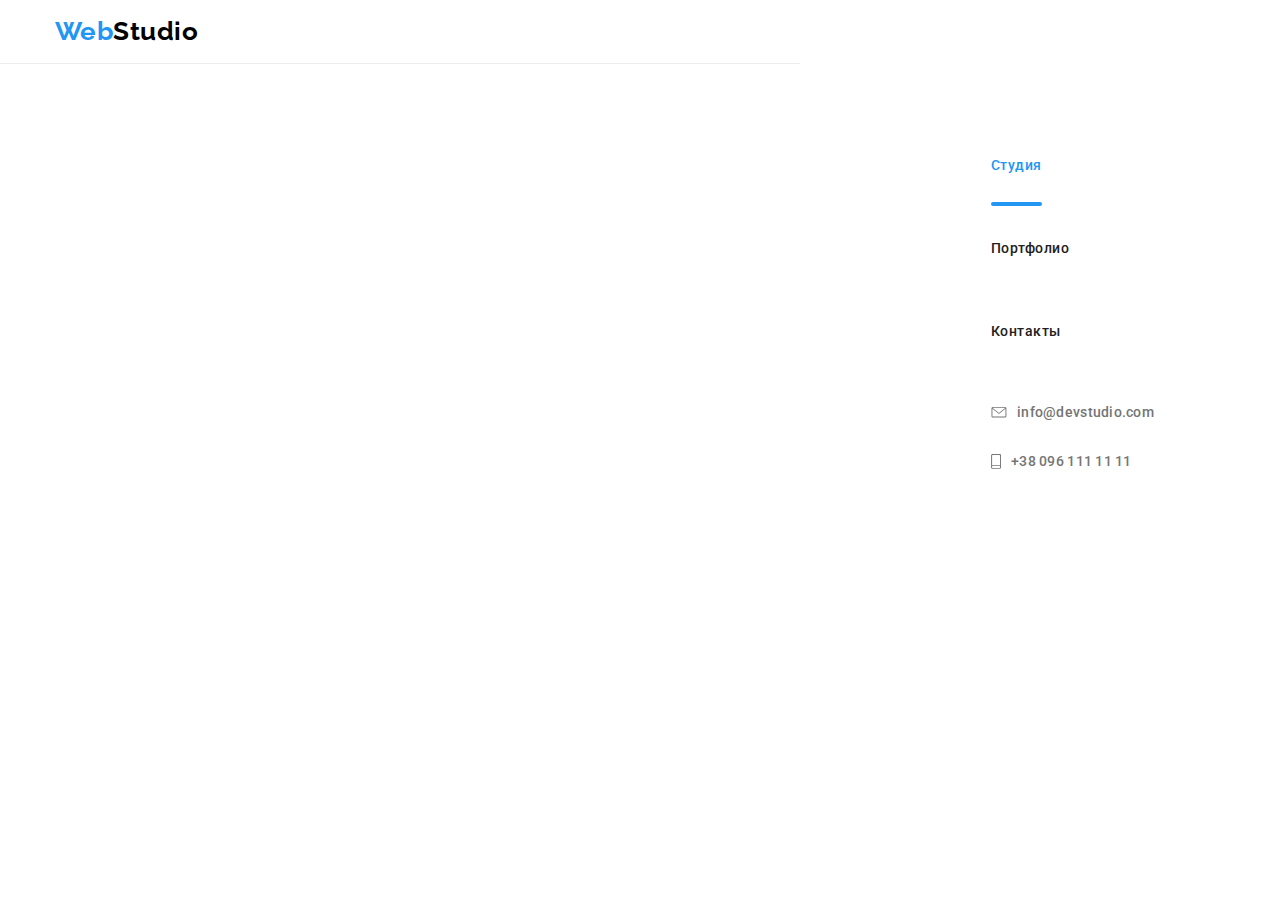
<file: index.html>
<!DOCTYPE html>
<html lang="ru">

<head>
    <meta charset="UTF-8">
    <meta name="viewport" content="width=device-width, initial-scale=1.0">
    <title>WebStudio</title>
    <link rel="stylesheet" href="./CSS/normalize.css">
    <link rel="stylesheet" href="./CSS/main.min.css">
    <link href="https://fonts.googleapis.com/css2?family=Raleway:wght@700&family=Roboto:wght@400;500;700&display=swap"
        rel="stylesheet">
</head>

<body>

    <!--Шапка сайтa-->
    <header class="header">
        <div class="container header-container">
           
                    <a class="logo" href="index.html" lang="en"><span class="logo-accent"> Web </span> Studio</a>
                    
                    <button type="button" class="menu-btn is-open" aria-expanded="false" aria-controls="menu-wrapper" data-menu-button>
                    <svg width="40" height="40" aria-label="Переключатель мобильного меню">
                            <use class="close-icon" href="./images/sprite.svg#close-icon"></use>
                            <use class= "menu-icon" href="./images/sprite.svg#menu-icon"></use> 
                    </svg>
                    </button>  
            <div class="menu-wrapper">
                    <nav class="navigation">
                    <ul class="menu-nav-list">
                        <li class="menu-nav-list-item">
                            <a class="menu-nav-list-item-link current" href="./index.html ">Студия</a></li>
                        <li class="menu-nav-list-item">
                            <a class="menu-nav-list-item-link" href="./portfolio.html" >Портфолио</a></li>
                        <li class="menu-nav-list-item">
                            <a class="menu-nav-list-item-link" href="" >Контакты</a></li>
                    </ul>
                </nav>
                <div class="header-utilus">
                    <ul class="auth-nav">
                        <li class="auth-nav-list-item">
                            <a class="auth-nav-link" href="mailto:info@devstudio.com">
                                <svg class="auth-nav-icon" width="16" height="11.2">
                                    <use href="./images/sprite.svg#icon-envelope"> </use>
                                </svg>
                                info@devstudio.com
                            </a>
                        </li>
                        <li class="auth-nav-list-item">
                            <a class="auth-nav-link" href="tel:+380961111111">
                                <svg class="auth-nav-icon" width="10" height="14.94">
                                    <use href="./images/sprite.svg#icon-smartphone"> </use>
                                </svg>
                                +38 096 111 11 11</a>
                        </li>
                    </ul>
            </div> 
                  
            </div>
        </div>
    </header>

    <!-- <main> -->
        <!-- Герой! -->
        <!-- <section class="hero">
            <div class="block-hero">
                <h1 class="hero-title"> Эффективные решения<br>
                    для вашего бизнеса</h1>
                <button type="button" class="service-btn" data-modal-open>Заказать услугу</button>
            </div>
        </section> -->

        <!--Преимущества-->
        <!-- <section class="section-advantages">
            <div class="container">
                <h2 hidden>Прeимущества</h2>
                <ul class="advantages-list">
                    <li class="advantages-item">
                        <div class="advantages-picture">
                            <svg class="advantages-item-svg">
                                <use href="./images/sprite.svg#icon-antenna1">

                                </use>
                            </svg>
                        </div>
                        <h3 class="advantages-title">Внимание к деталям</h3>
                        <p class="advantages-text">
                            Идейные соображения, а также начало повседневной работы по формированию позиции.
                        </p>
                    </li>
                    <li class="advantages-item">
                        <div class="advantages-picture">
                            <svg class="advantages-item-svg">
                                <use href="./images/sprite.svg#icon-clock1">

                                </use>
                            </svg>
                        </div>
                        <h3 class="advantages-title">Пунктуальность</h3>
                        <p class="advantages-text">
                            Задача организации, в особенности же рамки и место обучения кадров влечет за собой.</p>
                    </li>
                    <li class="advantages-item">
                        <div class="advantages-picture">
                            <svg class="advantages-item-svg">
                                <use href="./images/sprite.svg#icon-diagram1">

                                </use>
                            </svg>
                        </div>
                        <h3 class="advantages-title">Планирование</h3>
                        <p class="advantages-text">Равным образом консультация с широким активом в значительной степени
                            обуславливает.</p>
                    </li>
                    <li class="advantages-item">
                        <div class="advantages-picture">
                            <svg class="advantages-item-svg">
                                <use href="./images/sprite.svg#icon-astronaut1">

                                </use>
                            </svg>
                        </div>
                        <h3 class="advantages-title">Современные технологии</h3>
                        <p class="advantages-text">Значимость этих проблем настолько очевидна, что реализация плановых
                            заданий.</p>
                    </li>
                </ul>
            </div>
        </section>
        <section class="section what-we-are-doing">
            <div class="container">
            <h2 class="section-title">Чем мы занимаемся</h2>
            <ul class="what-we-are-doing-list list">
                <li class="what-we-are-doing-picture">
                    
                    <div class="what-we-are-doing-picture">
                        <img src="./images/box/box1.jpg" alt="ноутбук" width="370" height="294"></div>
                     <div class="background-item"> -->
                    <!-- <h3 class="section-title-item">ДЕСКТОПНЫЕ ПРИЛОЖЕНИЯ</h3>
                </li>
                <li class="what-we-are-doing-picture">
                    <img src="./images/box/box2.jpg" alt="смартофон" width="370" height="294">
                    <h3 class="section-title-item"> МОБИЛЬНЫЕ ПРИЛОЖЕНИЯ</h3>
                </li>
                <li class="what-we-are-doing-picture">
                    <img src="./images/box/box3.jpg" alt="монитор" width="370" height="294">
                    <h3 class="section-title-item">ДИЗАЙНЕРСКИЕ РЕШЕНИЯ</h3>
                </li>
            </ul>
        </div>
        </section> --> 
        <!--Команда-->
        <!-- <section class="our-team">
            <div class="container">
                <h2 class="section-title">Наша команда</h2>
                <ul class="our-team-list list">
                    <li class="our-team-item">
                        <div class="our-team-picture">
                            <img src="./images/team/img1.jpg" alt="Кучеренко" width="270" height="260"></div>
                        <h3 class="title-team-name">Николай Кучеренко</h3>
                        <p class="title-team-item" lang="en">Product Designer</p>
                        <ul class="team-social-list list">
                            <li class="team-social-item">
                                <a class="team-social-link link" href="" aria-label="Ссылка на инстаграм">
                                    <svg class="team-social-link-picture">
                                        <use href="./images/sprite.svg#icon-instagram1">
                                        </use>
                                    </svg>
                                </a>
                            </li>
                            <li class="team-social-item">
                                <a class="team-social-link link" href="" aria-label="Ссылка на твиттер">
                                    <svg class="team-social-link-picture">
                                        <use href="./images/sprite.svg#icon-twitter1">
                                        </use>
                                    </svg>
                                </a>
                            </li>
                            <li class="team-social-item">
                                <a class="team-social-link link" href="" aria-label="Ссылка на фейсбук">
                                    <svg class="team-social-link-picture">
                                        <use href="./images/sprite.svg#icon-facebook1">
                                        </use>
                                    </svg>
                                </a>
                            </li>
                            <li class="team-social-item">
                                <a class="team-social-link link" href="" aria-label="Ссылка на линкедин">
                                    <svg class="team-social-link-picture">
                                        <use href="./images/sprite.svg#icon-linkedin1">
                                        </use>
                                    </svg>
                                </a>
                            </li>
                        </ul>
                    </li>
                    <li class="our-team-item">
                        <div class="our-team-picture">
                            <img src="./images/team/img2.jpg" alt="Иванова" width="270" height="260"></div>
                        <h3 class="title-team-name">Ольга Иванова</h3>
                        <p class="title-team-item" lang="en">Frontend Developer</p>
                        <ul class="team-social-list list">
                            <li class="team-social-item">
                                <a class="team-social-link link" href="" aria-label="Ссылка на инстаграм">
                                    <svg class="team-social-link-picture">
                                        <use href="./images/sprite.svg#icon-instagram1">
                                        </use>
                                    </svg>
                                </a>
                            </li>
                            <li class="social-links-item">
                                <a class="team-social-link link" href="" aria-label="Ссылка на твиттер">
                                    <svg class="team-social-link-picture">
                                        <use href="./images/sprite.svg#icon-twitter1">
                                        </use>
                                    </svg>
                                </a>
                            </li>
                            <li class="social-links-item">
                                <a class="team-social-link link" href="" aria-label="Ссылка на фейсбук">
                                    <svg class="team-social-link-picture">
                                        <use href="./images/sprite.svg#icon-facebook1">
                                        </use>
                                    </svg>
                                </a>
                            </li>
                            <li class="social-links-item">
                                <a class="team-social-link link" href="" aria-label="Ссылка на линкедин">
                                    <svg class="team-social-link-picture">
                                        <use href="./images/sprite.svg#icon-linkedin1">
                                        </use>
                                    </svg>
                                </a>
                            </li>
                        </ul>
                    </li>
                    <li class="our-team-item">
                        <div class="our-team-picture">
                            <img src="./images/team/img3.jpg" alt="Шевченко" width="270" height="260"></div>
                        <h3 class="title-team-name">Андрей Шевченко</h3>
                        <p class="title-team-item" lang="en">Marketing</p>
                        <ul class="team-social-list list">
                            <li class="team-social-item">
                                <a class="team-social-link link" href="" aria-label="Ссылка на инстаграм">
                                    <svg class="team-social-link-picture">
                                        <use href="./images/sprite.svg#icon-instagram1">
                                        </use>
                                    </svg>
                                </a>
                            </li>
                            <li class="social-links-item">
                                <a class="team-social-link link" href="" aria-label="Ссылка на твиттер">
                                    <svg class="team-social-link-picture">
                                        <use href="./images/sprite.svg#icon-twitter1">
                                        </use>
                                    </svg>
                                </a>
                            </li>
                            <li class="social-links-item">
                                <a class="team-social-link link" href="" aria-label="Ссылка на фейсбук">
                                    <svg class="team-social-link-picture">
                                        <use href="./images/sprite.svg#icon-facebook1">
                                        </use>
                                    </svg>
                                </a>
                            </li>
                            <li class="social-links-item">
                                <a class="team-social-link link" href="" aria-label="Ссылка на линкедин">
                                    <svg class="team-social-link-picture">
                                        <use href="./images/sprite.svg#icon-linkedin1">
                                        </use>
                                    </svg>
                                </a>
                            </li>
                        </ul>
                    </li>
                    <li class="our-team-item">
                        <div class="our-team-picture">
                            <img src="./images/team/img4.jpg" alt="Николаев" width="270" height="260"></div>
                        <h3 class="title-team-name">Иван Николаев</h3>
                        <p class="title-team-item" lang="en">UI Designer</p>
                        <ul class="team-social-list list">
                            <li class="team-social-item">
                                <a class="team-social-link link" href="" aria-label="Ссылка на инстаграм">
                                    <svg class="team-social-link-picture">
                                        <use href="./images/sprite.svg#icon-instagram1">
                                        </use>
                                    </svg>
                                </a>
                            </li>
                            <li class="social-links-item">
                                <a class="team-social-link link" href="" aria-label="Ссылка на твиттер">
                                    <svg class="team-social-link-picture">
                                        <use href="./images/sprite.svg#icon-twitter1">
                                        </use>
                                    </svg>
                                </a>
                            </li>
                            <li class="social-links-item">
                                <a class="team-social-link link" href="" aria-label="Ссылка на фейсбук">
                                    <svg class="team-social-link-picture">
                                        <use href="./images/sprite.svg#icon-facebook1">
                                        </use>
                                    </svg>
                                </a>
                            </li>
                            <li class="social-links-item">
                                <a class="team-social-link link" href="" aria-label="Ссылка на линкедин">
                                    <svg class="team-social-link-picture">
                                        <use href="./images/sprite.svg#icon-linkedin1">
                                        </use>
                                    </svg>
                                </a>
                            </li>
                        </ul>
                </ul>
            </div>
        </section> -->
        <!--Клиенты-->
        <!-- <section class="clients">
            <div class="container">
                <h2 class="clients-title title">Постоянные клиенты</h2>
                <ul class="clients-list list">
                    <li class="clients-item">
                        <a class="clients-item-link link" href="">
                            <svg class="clients-item-svg1" >
                                <use href="./images/sprite.svg#icon-logo1">
                                </use>
                            </svg>
                        </a>
                    </li>
                    <li class="clients-item">
                        <a class="clients-item-link link" href="">
                            <svg class="clients-item-svg2">
                                <use href="./images/sprite.svg#icon-logo2">
                                </use>
                            </svg>
                        </a>
                    </li>
                    <li class="clients-item">
                        <a class="clients-item-link link" href="">
                            <svg class="clients-item-svg3">
                                <use href="./images/sprite.svg#icon-logo3">
                                </use>
                            </svg>
                        </a>
                    </li>
                    <li class="clients-item">
                        <a class="clients-item-link link" href="">
                            <svg class="clients-item-svg4">
                                <use href="./images/sprite.svg#icon-logo4">
                                </use>
                            </svg>
                        </a>
                    </li>
                    <li class="clients-item">
                        <a class="clients-item-link link" href="">
                            <svg class="clients-item-svg5">
                                <use href="./images/sprite.svg#icon-logo5">
                                </use>
                            </svg>
                        </a>
                    </li>
                    <li class="clients-item">
                        <a class="clients-item-link link" href="">
                            <svg class="clients-item-svg6">
                                <use href="./images/sprite.svg#icon-logo6">
                                </use>
                            </svg>
                        </a>
                    </li>
                </ul>
            </div>
        </section>
    </main> -->

    <!-- Футер -->
    <!-- <footer class="footer">
        <div class="page-footer">
            <div class="container">
                <div class="address">
                    <div class="logo-footer-address">
                        <a class="logo-footer" href="index.html" lang="en">
                            <span class="logo-accent"> Web </span> <span class="logo-footer"></span>Studio</a> </div>

                    <address class="address-footer">
                        <ul class="contacts-list">
                            <li class="adress-footer-item"><a class="contacts-text"
                                    href="https://goo.gl/maps/NEmziegQe75sra5r5">г. Киев, пр-т Леси Украинки, 26</a>
                            </li>
                            <li><a class="contacts-list-item" href="mailto:info@devstudio.com">info@devstudio.com</a>
                            </li>
                            <li><a class="contacts-list-item" href="tel:+380961111111">+38 096 111 11 11</a></li>
                        </ul>
                    </address>
                </div>

                <div class="footer-center">

                    <b class="footer-center-title">ПРИСОЕДИНЯЙТЕСЬ</b>
                    <ul class="footer-center-list list">
                        <li class="footer-center-item">
                            <a class="footer-center-social-link link" href="" aria-label="Ссылка на инстаграм">
                                <svg class="footer-center-social-link-picture">
                                    <use href="./images/sprite.svg#icon-instagram1">
                                    </use>
                                </svg>
                            </a>
                        </li>
                        <li class="footer-center-item">
                            <a class="footer-center-social-link link" href="" aria-label="Ссылка на твиттер">
                                <svg class="footer-center-social-link-picture">
                                    <use href="./images/sprite.svg#icon-twitter1">
                                    </use>
                                </svg>
                            </a>
                        </li>
                        <li class="footer-center-item">
                            <a class="footer-center-social-link link" href="" aria-label="Ссылка на фейсбук">
                                <svg class="footer-center-social-link-picture">
                                    <use href="./images/sprite.svg#icon-facebook1">
                                    </use>
                                </svg>
                            </a>
                        </li>
                        <li class="footer-center-item">
                            <a class="footer-center-social-link link" href="" aria-label="Ссылка на линкедин">
                                <svg class="footer-center-social-link-picture">
                                    <use href="./images/sprite.svg#icon-linkedin1">
                                    </use>
                                </svg>
                            </a>
                        </li>
                    </ul>
                </div>
                <div class="footer-subscribe">
                    <form action="#" method="GET" class="subscribe-form">
                    <b class="footer-center-title">ПОДПИШИТЕСЬ НА РАССЫЛКУ</b>
                
                <div class="subscribe-block">
                    <input type="email" name="user-email" class="subscribe-input" placeholder="E-mail"/> 
                    
                 
          <button type="submit" class="button-footer">
                        
                                        Подписаться
                        <svg width="24" height="24" class="icon-send-svg">
                            <use href="./images/sprite.svg#icon-iconsend">
                            </use>
                        </svg>
          </button>
                </div>
            </form>
        </div>
            </div>
        </div>
    </footer> -->

         <!-- <div class="backdrop is-hidden" data-modal>
             <div class="modal-form-close-wrapper"> -->
           
       
                <!-- <form action="#" class="modal-form">
                   
                    <h2 class="modal-form-title">Оставьте свои данные, мы вам перезвоним</h2>
                    <button  type="button" class="modal-close-btn" data-modal-close>
                        <svg class="modal-close-icon">
                          <use href="./images/sprite.svg#close">
                        </use>
                       </svg> 
                    </button>
                    <div class="modal-form-input-wrapper">
                        <input type="text" name="user-name" class="modal-form-input" placeholder=" "/>
                        <label  class="modal-form-label" >Имя</label>
                        <svg class="modal-icon">
                            <use href="./images/sprite.svg#person-icon"></use>
                         </svg> 
                    </div>
                    <div class="modal-form-input-wrapper">
                    <input type="tel" name="user-tel" id="user-modal-tel" class="modal-form-input" placeholder=" "/>
                    <label  class="modal-form-label" >Телефон</label>
                    <svg class="modal-icon">
                        <use href="./images/sprite.svg#phone-icon"></use>
                     </svg> 
                </div>
                <div class="modal-form-input-wrapper">
                    <input type="email" name="user-email" id="user-modal-email" class="modal-form-input" placeholder=" "/>
                    <label  class="modal-form-label" >Почта</label>
                    <svg class="modal-icon">
                        <use href="./images/sprite.svg#email-icon"></use>
                     </svg> 
                </div>
                <span class="modal-comment-span">Комментарий</span>
                    <textarea name="user-comment"  class="modal-form-comment" placeholder="Введите текст"></textarea>
                    <label class="modal-form-option-label">
                       
                    <input 
                    type="checkbox" 
                    name="policy" 
                    value="accept-policy" 
                    class="modal-form-checkbox"/>
                   
                    <span class="modal-form-custom-checkbox">
                         <svg class="modal-vector-icon">
                        <use href="./images/sprite.svg#vector-icon">
                        </use>
                     </svg> 
                    </span>

                   <span class="modal-form-option-span">Соглашаюсь с рассылкой и принимаю <a href="#">Условия договора</a></span>
                </label>
                <button type="submit" class="modal-form-btn">Отправить</button>
                </form>
            </div> --> 
    
         
    <script src="./js/menu.js"></script>
    <script src="./js/modal.js"></script>
    
</body>

</html>
</file>
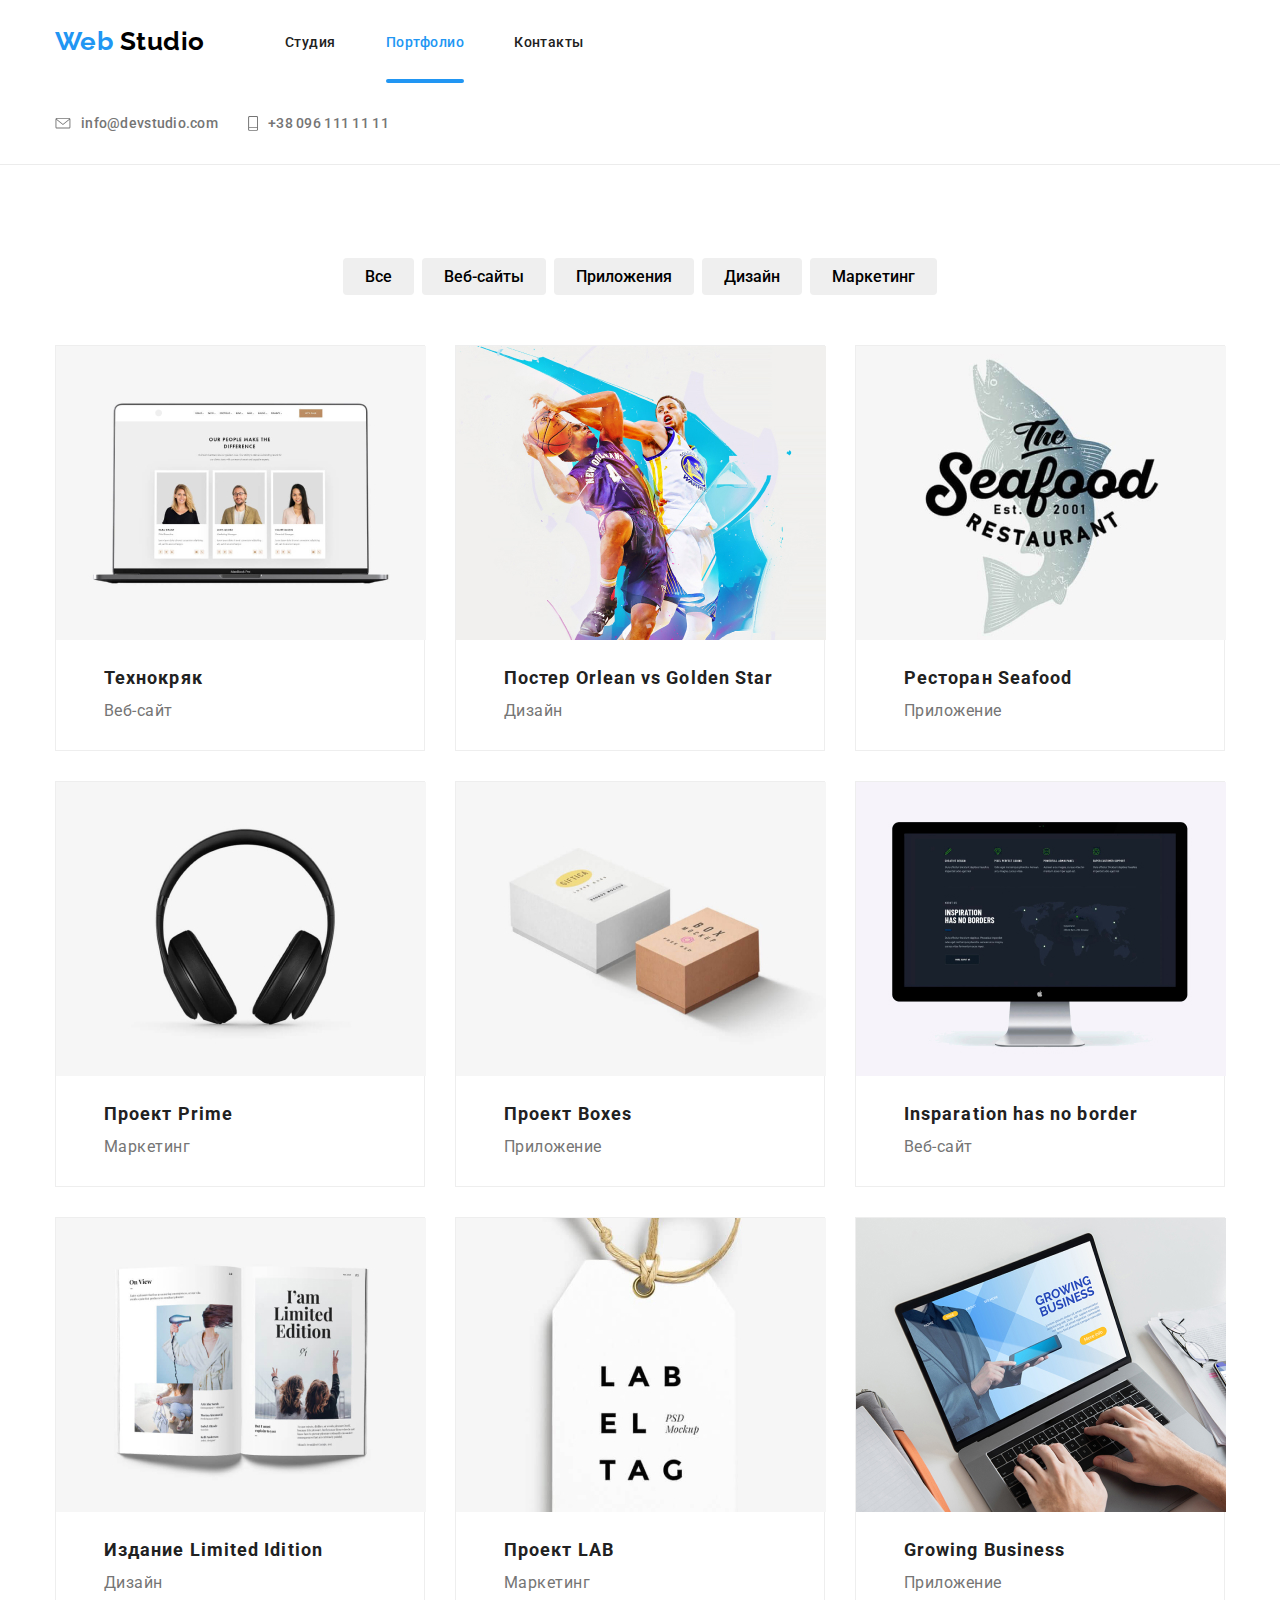
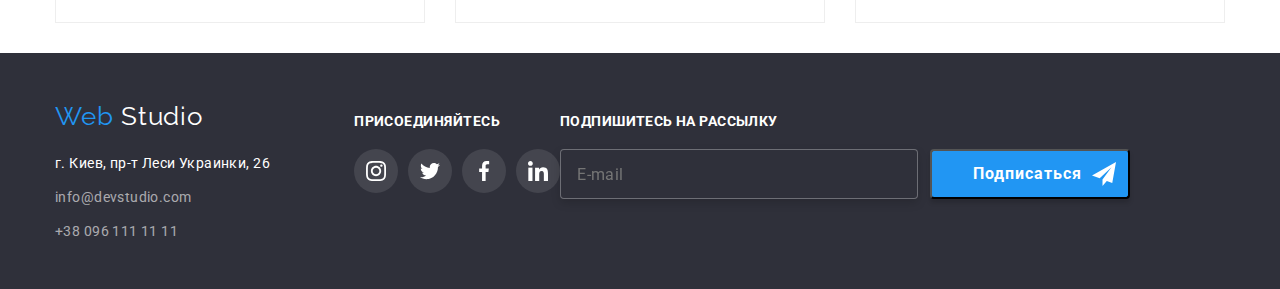
<file: portfolio.html>
<!DOCTYPE html>
<html lang="ru">

<head>
    <meta charset="UTF-8">
    <meta name="viewport" content="width=device-width, initial-scale=1.0">
    <title>WebStudio</title>
    <link rel="stylesheet" href="./CSS/normalize.css">
    <link rel="stylesheet" href="./CSS/portfolio.min.css">
    <link href="https://fonts.googleapis.com/css2?family=Raleway:wght@700&family=Roboto:wght@400;500;700&display=swap"
        rel="stylesheet">
</head>

<body>

    <!--Шапка сайтa-->
    <header class="header">
        <div class="container">
            <nav class="navigation">
                <a class="logo" href="index.html" lang="en"><span class="logo-accent"> Web </span> Studio</a>
                <ul class="menu-nav-list">
                    <li class="menu-nav-list-item">
                        <a class="menu-nav-list-item-link" href="./index.html" >Студия</a></li>
                    <li class="menu-nav-list-item">
                        <a class="menu-nav-list-item-link current" href="" >Портфолио</a></li>
                    <li class="menu-nav-list-item">
                        <a class="menu-nav-list-item-link" href="" >Контакты</a></li>
                </ul>
            </nav>
            <div class="header-utilus">
                <ul class="auth-nav">
                    <li class="auth-nav-list-item">
                        <a class="auth-nav-link" href="mailto:info@devstudio.com">
                            <svg class="auth-nav-icon" width="16" height="11.2">
                                <use href="./images/sprite.svg#icon-envelope"> </use>
                            </svg>
                            info@devstudio.com</a>
                    </li>
                    <li class="auth-nav-list-item">
                        <a class="auth-nav-link" href="tel:+380961111111">
                            <svg class="auth-nav-icon" width="10" height="14.94">
                                <use href="./images/sprite.svg#icon-smartphone"> </use>
                            </svg>
                            +38 096 111 11 11</a>
                    </li>
                </ul>
            </div>
        </div>
    </header>

    <main>
        <!-- Портфолио -->

        <section>
            <div class="container">
                <h1 hidden>Примеры работ</h1>
                <ul class="filter-list">
                    <li class="filter-list-item"><button type="button" class="modal-btn">Все</button></li>
                    <li class="filter-list-item"><button type="button" class="modal-btn">Веб-сайты</button></li>
                    <li class="filter-list-item"><button type="button" class="modal-btn">Приложения</button></li>
                    <li class="filter-list-item"><button type="button" class="modal-btn">Дизайн</button></li>
                    <li class="filter-list-item"><button type="button" class="modal-btn">Маркетинг</button></li>
                </ul>
            </div>

            <div class="container">
                <ul class="works-list">
                    <li class="works-item">
                        <a class="works-link link" href="">
                            <div class="works-box">
                                <img class="works-img" src="./images/projects/project_technokryak.jpg" alt="фото людей"
                                width="370" height="294">
                                <p class="portfolio-item-description" hidden> Технокряк это современная площадка
                                    распространения коронавируса.
                                    Компании используют эту платформу для цифрового шпионажа
                                    и атак на защищённые сервера конкурентов</p>
                            </div>
                            <div class="works-content">
                                <h2 class="portfolio-title">Технокряк</h2>
                                <p class="text">Веб-сайт</p>
                            </div>
                            
                        </a>

                    </li>

                    <li class="works-item">
                        <a class="works-link link" href="">
                            <div class="works-box">
                            <img class="works-img" src="./images/projects/project_poster_neworlean.jpg"
                                alt="фото баскетболисты" width="370" height="294">
                                <p class="portfolio-item-description" hidden> Технокряк это современная площадка
                                    распространения коронавируса.
                                    Компании используют эту платформу для цифрового шпионажа
                                    и атак на защищённые сервера конкурентов.</p>
                                </div>
                            <div class="works-content">
                                <h2 class="portfolio-title">Постер <span lang="en">Orlean vs Golden Star</span> </h2>
                                <p class="text">Дизайн</p>
                            </div>
                           
                        </a>

                    </li>


                    <li class="works-item">
                        <a class="works-link link" href="">
                            <div class="works-box">
                            <img class="works-img" src="./images/projects/project_restourant_seafood.jpg"
                                alt="лого ресторана" width="370" height="294">
                                <p class="portfolio-item-description" hidden>Технокряк это современная площадка
                                    распространения коронавируса.
                                    Компании используют эту платформу для цифрового шпионажа
                                    и атак на защищённые сервера конкурентов</p>
                                    </div>
                            <div class="works-content">
                                <h2 class="portfolio-title">Ресторан <span lang="en">Seafood</span></h2>
                                <p class="text">Приложение</p>
                            </div>
                           
                        </a>
                    </li>

                    <li class="works-item">
                        <a class="works-link link" href="">
                            <div class="works-box">
                            <img class="works-img" src="./images/projects/project_prime.jpg" alt="лого ресторана"
                                width="370" height="294">
                                <p class="portfolio-item-description" hidden>
                                    Технокряк это современная площадка
                                    распространения коронавируса.
                                    Компании используют эту платформу для цифрового шпионажа
                                    и атак на защищённые сервера конкурентов</p>
                                </div>
                            <div class="works-content">
                                <h2 class="portfolio-title">Проект <span lang="en">Prime</span> </h2>
                                <p class="text">Маркетинг</p>
                            </div>
                           
                        </a>
                    </li>

                    <li class="works-item">
                        <a class="works-link link" href="">
                            <div class="works-box">
                            <img class="works-img" src="./images/projects/project_boxes.jpg" alt="коробки" width="370"
                                height="294">
                                <p class="portfolio-item-description" hidden>
                                    Технокряк это современная площадка
                                    распространения коронавируса.
                                    Компании используют эту платформу для цифрового шпионажа
                                    и атак на защищённые сервера конкурентов</p>
                                    </div>
                            <div class="works-content">
                                <h2 class="portfolio-title">Проект <span lang="en">Boxes</span></h2>
                                <p class="text">Приложение</p>
                            </div>
                          
                        </a>
                    </li>

                    <li class="works-item">
                        <a class="works-link link" href="">
                            <div class="works-box">
                            <img class="works-img" src="./images/projects/project_website_inspiration.jpg" alt="монитор"
                                width="370" height="294">
                                <p class="portfolio-item-description" hidden>
                                    Технокряк это современная площадка
                                    распространения коронавируса.
                                    Компании используют эту платформу для цифрового шпионажа
                                    и атак на защищённые сервера конкурентов</p>
                                </div>
                            <div class="works-content">
                                <h2 class="portfolio-title"> <span lang="en">Insparation has no border</span></h2>
                                <p class="text">Веб-сайт</p>
                            </div>
                            
                        </a>
                    </li>

                    <li class="works-item">
                        <a class="works-link link" href="">
                            <div class="works-box">
                            <img class="works-img" src="./images/projects/project_limited_edition.jpg" alt="журнал"
                                width="370" height="294">
                                <p class="portfolio-item-description" hidden> 
                                    Технокряк это современная площадка
                                    распространения коронавируса.
                                    Компании используют эту платформу для цифрового шпионажа
                                    и атак на защищённые сервера конкурентов</p>
                                </div>
                            <div class="works-content">
                                <h2 class="portfolio-title">Издание <span lang="en">Limited Idition</span></h2>
                                <p class="text">Дизайн</p>
                            </div>  
                        </a>
                    </li>

                    <li class="works-item">
                        <a class="works-link link" href="">
                            <div class="works-box">
                            <img class="works-img" src="./images/projects/project_lab.jpg" alt="лого" width="370"
                                height="294">
                                <p class="portfolio-item-description" hidden> 
                                    Технокряк это современная площадка
                                    распространения коронавируса.
                                    Компании используют эту платформу для цифрового шпионажа
                                    и атак на защищённые сервера конкурентов</p>
                                    </div>
                            <div class="works-content">
                                <h2 class="portfolio-title">Проект <span lang="en">LAB</span></h2>
                                <p class="text">Маркетинг</p>
                            </div>
                        </a>
                    </li>

                    <li class="works-item">
                        <a class="works-link link" href="">
                            <div class="works-box">
                            <img class="works-img" src="./images/projects/project_growing_business.jpg" alt="ноутбук"
                                width="370" height="294">
                                <p class="portfolio-item-description" hidden>  
                                    Технокряк это современная площадка
                                    распространения коронавируса.
                                    Компании используют эту платформу для цифрового шпионажа
                                    и атак на защищённые сервера конкурентов</p>
                            </div>
                            <div class="works-content">
                                <h2 class="portfolio-title"> <span lang="en">Growing Business</span></h2>
                                <p class="text">Приложение</p>
                            </div>
                            
                        </a>
                    </li>

                </ul>
            </div>


        </section>
    </main>
    <!-- Футер -->
    <footer class="footer">
        <div class="page-footer">
            <div class="container">
                <div class="address">
                    <div class="logo-footer-address">
                        <a class="logo-footer" href="index.html" lang="en">
                            <span class="logo-accent"> Web </span> <span class="logo-footer"></span>Studio</a> </div>

                    <address class="address-footer">
                        <ul class="contacts-list">
                            <li class="adress-footer-item"><a class="contacts-text"
                                    href="https://goo.gl/maps/NEmziegQe75sra5r5">г. Киев, пр-т Леси Украинки, 26</a>
                            </li>
                            <li><a class="contacts-list-item" href="mailto:info@devstudio.com">info@devstudio.com</a>
                            </li>
                            <li><a class="contacts-list-item" href="tel:+380961111111">+38 096 111 11 11</a></li>
                        </ul>
                    </address>

                </div>
                <div class="social">

                    <b class="footer-center-title">ПРИСОЕДИНЯЙТЕСЬ</b>
                    <ul class="footer-center-list list">
                        <li class="footer-center-item">
                            <a class="footer-center-social-link link" href="" aria-label="Ссылка на инстаграм">
                                <svg class="footer-center-social-link-picture">
                                    <use href="./images/sprite.svg#icon-instagram1">
                                    </use>
                                </svg>
                            </a>
                        </li>
                        <li class="footer-center-item">
                            <a class="footer-center-social-link link" href="" aria-label="Ссылка на твиттер">
                                <svg class="footer-center-social-link-picture">
                                    <use href="./images/sprite.svg#icon-twitter1">
                                    </use>
                                </svg>
                            </a>
                        </li>
                        <li class="footer-center-item">
                            <a class="footer-center-social-link link" href="" aria-label="Ссылка на фейсбук">
                                <svg class="footer-center-social-link-picture">
                                    <use href="./images/sprite.svg#icon-facebook1">
                                    </use>
                                </svg>
                            </a>
                        </li>
                        <li class="footer-center-item">
                            <a class="footer-center-social-link link" href="" aria-label="Ссылка на линкедин">
                                <svg class="footer-center-social-link-picture">
                                    <use href="./images/sprite.svg#icon-linkedin1">
                                    </use>
                                </svg>
                            </a>
                        </li>
                    </ul>
                </div>
                <div class="footer-subscribe">
                    <form action="#" method="GET" class="subscribe-form">
                        <b class="footer-center-title">ПОДПИШИТЕСЬ НА РАССЫЛКУ</b>
                    
                    <div class="subscribe-block">
                        <input type="email" name="user-email" class="subscribe-input" placeholder="E-mail"/> 
                        
                     
              <button type="submit" class="button-footer">
                            
                                            Подписаться
                            <svg width="24" height="24" class="icon-send-svg">
                                <use href="./images/sprite.svg#icon-iconsend">
                                </use>
                            </svg>
              </button>
                    </div>
                </form>
        </div>
            </div>
        </div>
    </footer>



</body>

</html>
</file>
<file: CSS/main.min.css>
/*! normalize.css v8.0.1 | MIT License | github.com/necolas/normalize.css */html{line-height:1.15;-webkit-text-size-adjust:100%}body{margin:0}main{display:block}h1{font-size:2em;margin:0.67em 0}hr{box-sizing:content-box;height:0;overflow:visible}pre{font-family:monospace, monospace;font-size:1em}a{background-color:transparent}abbr[title]{border-bottom:none;text-decoration:underline;text-decoration:underline dotted}b,strong{font-weight:bolder}code,kbd,samp{font-family:monospace, monospace;font-size:1em}small{font-size:80%}sub,sup{font-size:75%;line-height:0;position:relative;vertical-align:baseline}sub{bottom:-0.25em}sup{top:-0.5em}img{border-style:none}button,input,optgroup,select,textarea{font-family:inherit;font-size:100%;line-height:1.15;margin:0}button,input{overflow:visible}button,select{text-transform:none}button,[type="button"],[type="reset"],[type="submit"]{-webkit-appearance:button}button::-moz-focus-inner,[type="button"]::-moz-focus-inner,[type="reset"]::-moz-focus-inner,[type="submit"]::-moz-focus-inner{border-style:none;padding:0}button:-moz-focusring,[type="button"]:-moz-focusring,[type="reset"]:-moz-focusring,[type="submit"]:-moz-focusring{outline:1px dotted ButtonText}fieldset{padding:0.35em 0.75em 0.625em}legend{box-sizing:border-box;color:inherit;display:table;max-width:100%;padding:0;white-space:normal}progress{vertical-align:baseline}textarea{overflow:auto}[type="checkbox"],[type="radio"]{box-sizing:border-box;padding:0}[type="number"]::-webkit-inner-spin-button,[type="number"]::-webkit-outer-spin-button{height:auto}[type="search"]{-webkit-appearance:textfield;outline-offset:-2px}[type="search"]::-webkit-search-decoration{-webkit-appearance:none}::-webkit-file-upload-button{-webkit-appearance:button;font:inherit}details{display:block}summary{display:list-item}template{display:none}[hidden]{display:none}html{box-sizing:border-box}*,*::before,*::after{box-sizing:inherit}*{margin:0;padding:0}.list{padding:0px;margin:0px;list-style:none}.link{text-decoration:none;font-style:normal}body{background-color:#fff;color:#000;font-family:"Roboto",sans-serif;font-size:16px;line-height:1.19;letter-spacing:0.03em}img{display:block;height:auto}a{text-decoration:none}.container{width:100%;padding-left:15px;padding-right:15px}@media screen and (min-width: 480px){.container{margin-right:auto;margin-left:auto;width:480px}}@media screen and (min-width: 768px){.container{width:768px}}@media screen and (min-width: 1200px){.container{width:1200px}}.section{padding-top:60px;padding-bottom:60px}@media screen and (min-width: 1200px){.section{padding-top:94px;padding-bottom:94px}}.backdrop{position:fixed;left:0;top:0;display:flex;justify-content:center;align-items:center;width:100%;height:100%;background-color:rgba(0,0,0,0.5);z-index:100}.modal-form{max-width:100%;position:relative;background:#FFFFFF;box-shadow:0px 1px 3px rgba(0,0,0,0.12),0px 1px 1px rgba(0,0,0,0.14),0px 2px 1px rgba(0,0,0,0.2);border-radius:4px;padding:40px}.modal-form-title{font-family:Roboto;font-style:normal;font-weight:bold;font-size:20px;line-height:1.15;text-align:center;letter-spacing:0.03em;color:#212121;margin-bottom:30px}.modal-form-input-wrapper{position:relative;margin-bottom:28px}.modal-form-label{position:absolute;top:50%;left:46px;transform:translateY(-50%);font-family:#2196F3;color:#757575;font-style:normal;font-weight:normal;font-size:14px;line-height:1.14;letter-spacing:0.01em;transition:all 250ms cubic-bezier(0.4, 0, 0.2, 1)}.modal-form-input:focus+.modal-form-label,.modal-form-input:not(:placeholder-shown)+.modal-form-label{transform:translate(-25px, -42px);color:#2196F3}.modal-icon{display:inline-block;position:absolute;width:18px;height:18px;top:50%;left:0;text-align:center;transform:translateY(-50%);margin-left:19px;transition:fill 250ms cubic-bezier(0.4, 0, 0.2, 1);fill:#212121}.modal-icon:hover,.modal-icon:focus{fill:#2196F3}.modal-form-input{position:relative;width:100%;width:448px;height:40px;display:block;border:1px solid rgba(33,33,33,0.2);border-radius:4px;outline:none;padding-left:42px;padding-top:12px;padding-bottom:12px}.modal-form-comment{max-width:448px;height:120px;border:1px solid rgba(33,33,33,0.2);border-radius:4px;resize:none;outline:none;padding:12px 16px;margin-bottom:20px;font-weight:normal;font-size:12px;line-height:1.16;letter-spacing:0.01em;color:#212121}.modal-form-comment:focus{border-color:#2196F3}.modal-form-comment:focus::placeholder{color:#2196F3}.modal-comment-span{font-weight:normal;font-size:12px;line-height:1.16;letter-spacing:0.01em;color:#757575;margin-bottom:4px}.modal-form-input,.modal-form-comment{display:block;width:100%;font-family:#757575;font-style:normal;font-weight:normal;font-size:14px;line-height:16px;letter-spacing:0.01em;border:1px solid #4b4b4b;border-radius:4px;background-color:transparent}.modal-form-input:focus,.modal-form-comment:focus,.modal-form-input:not(:placeholder-shown),.modal-form-comment:not(:placeholder-shown){outline:none;border-color:#2196F3}.modal-form-option-span{font-style:normal;font-weight:normal;font-size:14px;line-height:1.71;letter-spacing:0.03em;color:#757575}.modal-form-option-label{display:flex;margin-bottom:30px}.modal-form-option-span a{color:#2196F3;text-decoration:underline}.modal-form-checkbox:checked+.modal-form-option-span{text-decoration:underline}.modal-form-checkbox{position:absolute;width:1px;height:1px;margin:-1px;border:0;padding:0;clip:rect(0 0 0 0);overflow:hidden;flex-shrink:0}.modal-form-custom-checkbox{display:inline-block;width:16px;height:15px;border-radius:2px;margin-right:7px}.modal-form-checkbox:checked+.modal-form-custom-checkbox{background-color:#2196F3}.modal-vector-icon{width:16px;height:15px;fill:#fff;border:1px solid #212121;border-radius:2px;transition:fill 250ms cubic-bezier(0.4, 0, 0.2, 1),border 250ms cubic-bezier(0.4, 0, 0.2, 1);margin-right:8px;flex-shrink:0}.modal-form-btn{width:200px;height:50px;font-style:normal;font-weight:bold;font-size:16px;line-height:1.87;display:flex;align-items:center;text-align:center;letter-spacing:0.06em;color:#fff;background:#2196F3;box-shadow:0px 4px 4px rgba(0,0,0,0.15);border-radius:4px;padding-top:10px;padding-bottom:10px;padding-left:56px;padding-right:55px;margin-left:110px;cursor:pointer}.modal-form-btn:hover{background-color:#2196F3}.is-hidden{opacity:0;visibility:hidden;pointer-events:none}.modal-close-btn{position:absolute;top:8px;right:8px;width:30px;height:30px;border-radius:50%;border:1px solid rgba(0,0,0,0.1);background-color:#fff;transition:border-color 250ms cubic-bezier(0.4, 0, 0.2, 1)}.modal-close-btn:hover{fill:#2196F3;border-color:#2196F3}.modal-close-icon{width:100%;height:100%;transition:fill 250ms cubic-bezier(0.4, 0, 0.2, 1)}.logo{margin-right:278px;display:flex;padding-top:16px;padding-bottom:16px}.logo{color:#000000;font-family:"Raleway", sans-serif;font-weight:bold;font-size:26px;line-height:1.19}.logo:hover{color:#2196F3}.logo-accent{color:#2196F3}.header{position:relative;border-bottom:1px solid #ECECEC;max-width:100%}.header-container{display:flex;justify-content:space-between;align-items:center}.header-utilus{display:flex}.menu-btn{position:relative;display:inline-flex;margin:0;padding:0;border:none;outline:none;background-color:transparent;padding:0;border:none}@media screen and (min-width: 768px){.menu-btn{display:none}}.menu-btn:hover,.menu-btn:focus{color:#2196F3}.menu-btn .icon-close{display:none}.close-icon{display:none}.menu-wrapper{position:absolute;top:100%;right:0;width:100%;background:#FFFFFF;width:480px;height:453px;padding-top:60px;padding-bottom:178px;padding-right:190px;padding-left:191px}.menu-container{background-color:#fff}@media screen and (max-width: 767px){.menu-container{display:none;position:absolute;top:100%;left:0;width:100%;height:453px;box-shadow:0px 4px 8px rgba(0,0,0,0.04),0px 2px 4px rgba(0,0,0,0.08),0px 1px 3px rgba(0,0,0,0.16)}.menu-container.is-open{display:block}}@media screen and (min-width: 767px){.menu-container{display:flex;align-items:center;justify-content:space-between}}.menu-nav-list-item{padding-top:32px;padding-bottom:32px}.menu-nav-list-item:not(:last-child){margin-right:50px}.menu-nav-list-item-link{color:#212121;font-weight:500;font-size:14px;line-height:1.2;position:relative;transition-property:color;transition-duration:250ms;transition-timing-function:cubic-bezier(0.4, 0, 0.2, 1)}.menu-nav-list-item-link.current{color:#2196F3}.menu-nav-list-item-link.current::after{content:"";display:block;width:100%;height:4px;background:#2196F3;border-radius:2px;margin-top:28px;position:absolute}ul{list-style-type:none;margin:0}.menu-nav-list .menu-nav-list-item-link:hover{color:#2196F3}.auth-nav-link{padding-top:32px;fill:#757575;color:#757575;font-weight:500;font-size:14px;line-height:1.2;letter-spacing:0.02em;display:flex;align-items:center;margin-right:30px;transition-property:color;transition-duration:250ms;transition-timing-function:cubic-bezier(0.4, 0, 0.2, 1)}.auth-nav-link:hover,.auth-nav-link:focus{color:#2196F3;fill:#2196F3}.auth-nav-icon{margin-right:10px;color:#757575;transition-property:color;transition-duration:250ms;transition-timing-function:cubic-bezier(0.4, 0, 0.2, 1)}.auth-nav-icon:hover,.auth-nav-icon :focus{color:#2196F3;fill:#2196F3}h1{margin-top:0}.hero-title{color:#fff;font-weight:900;font-size:44px;line-height:1.36;letter-spacing:0.06em;text-transform:uppercase;text-align:center;padding-top:200px}.block-hero{max-width:1600px;margin-left:auto;margin-right:auto;height:600px;background-image:linear-gradient(to bottom, rgba(47,48,58,0.8), rgba(47,48,58,0.8)),url("../images/Headerimg.jpg")}.service-btn{display:block;font-family:inherit;font-style:normal;font-weight:bold;font-size:16px;line-height:1.9;letter-spacing:0.06em;border:none;border-radius:4px;align-items:center;text-align:center;margin-left:auto;margin-right:auto;padding:10px 32px;background-color:#2196F3;color:#fff;transition-property:background-color;transition:all 250ms;transition-timing-function:cubic-bezier(0.4, 0, 0.2, 1)}.service-btn:hover{background-color:#fff;color:#2196F3;transition:all 250ms;transition-timing-function:cubic-bezier(0.4, 0, 0.2, 1)}.advantages-list{padding-top:60px}@media screen and (min-width: 480px){.advantages-list{display:flex;flex-wrap:wrap;margin:-15px}}.advantages-list .advantages-list{width:calc((100% - 4 * 15px) /2);margin:15px}.advantages-item{width:450px;padding-top:30px;padding-bottom:30px;color:#212121;font-family:Roboto;font-weight:bold;font-size:14px;line-height:1.14;text-transform:uppercase}.advantages-item:not(:last-child){margin-right:30px}.advantages-item-svg{width:70px;height:70px;margin-bottom:25px}.advantages-title{margin-bottom:10px}.advantages-list .advantages-title{color:#212121;font-family:Roboto;font-weight:bold;font-size:14px;line-height:1.14;text-transform:uppercase}.advantages-picture{text-align:center;padding-top:25px;margin-bottom:30px;background:#F5F4FA;border-radius:4px}.advantages-list .advantages-text{color:#757575;font-family:Roboto;font-size:14px;line-height:1.7}.section-title-item{width:100%;display:block;position:absolute;color:#fff;background-color:rgba(47,48,58,0.8);left:0;bottom:0;font-weight:700;text-align:center;align-items:center;letter-spacing:0.03em;font-size:14px;line-height:1.14;padding-top:27px;padding-bottom:27px}.section-title{margin-bottom:50px}.what-we-are-doing .what-we-are-doing-list{text-align:center;padding:0 15px 94px}.what-we-are-doing-list{display:flex;justify-content:center}.what-we-are-doing-picture{width:370px;position:relative}.what-we-are-doing-picture:not(:last-child){margin-right:30px}.our-team{background:#F5F4FA}.title-team-name{color:#212121;font-weight:500;font-size:16px;line-height:1.18;text-align:center;margin-top:30px}.title-team-item{color:#757575;font-size:16px;line-height:1.18;text-align:center;margin-top:10px;margin-bottom:16px}.our-team-list{display:flex}.our-team-item{width:270px;border-radius:0px 0px 4px 4px;margin-bottom:94px;background:#fff;box-shadow:0px 2px 1px rgba(0,0,0,0.2),0px 1px 1px rgba(0,0,0,0.14),0px 1px 3px rgba(0,0,0,0.12);border-radius:0px 0px 4px 4px;padding-bottom:21px}.our-team-item:not(:last-child){margin-right:30px}.team-social-list{display:flex;justify-content:center;padding-bottom:24px}.team-social-item:not(:last-child){margin-right:10px}.team-social-link{width:44px;height:44px;border-radius:50%;background-color:#fff;fill:#AFB1B8;background-size:22px, contain;background-position:center;background-repeat:no-repeat;cursor:pointer;display:flex;justify-content:center;align-items:center;transition-property:background-color;transition-duration:250ms;transition-timing-function:cubic-bezier(0.4, 0, 0.2, 1)}.team-social-link:hover,.team-social-link:focus{background-color:#2196F3;fill:#fff}.team-social-link-picture{width:20px;height:20px;color:#AFB1B8}.link{text-decoration:none;font-style:normal}.clients .container{padding-bottom:94px;padding-top:94px}.clients-title{margin-top:100px;margin-bottom:50px}.title{font-weight:700;font-size:36px;line-height:1.16;text-align:center;color:#757575}.list{list-style:none;margin:0;padding:0}.clients-list{display:flex;cursor:pointer}.clients-item:not(:last-child){margin-right:30px}.clients-item-link{width:170px;height:90px;box-sizing:border-box;border-radius:4px;border:1px solid #AFB1B8;box-sizing:border-box;border-radius:4px;display:flex;justify-content:center;text-align:center;align-items:center;fill:#AFB1B8;transition-property:fill;transition-duration:250ms;transition-timing-function:cubic-bezier(0.4, 0, 0.2, 1)}.clients-item-link:hover,.clients-item-link:focus{fill:#2196F3;border:1px solid #2196F3}.clients-item:not(:last-child){margin-right:30px}.clients-item-svg1{width:44.27px;height:49.23px}.clients-item-svg2{width:40px;height:52px}.clients-item-svg3{width:41px;height:42.6px}.clients-item-svg4{width:76.66px;height:42.02px}.clients-item-svg5{width:59px;height:47px}.clients-item-svg6{width:88.48px;height:45.44px}.logo-footer{color:#fff;font-family:"Raleway", sans-serif;font-size:26px;line-height:1.19;letter-spacing:0.03em}.logo-footer:hover{color:#2196F3}.logo-footer-address{display:block;margin-bottom:20px}.footer{background-color:#2F303A}.page-footer .container{display:flex;padding-top:48px;padding-bottom:45px}.address-footer{display:block;font-style:normal;justify-content:space-between;align-items:baseline}.contacts-text{color:#fff;font-style:normal;font-size:14px;line-height:1.71;letter-spacing:0.03em;margin-right:84px;margin-top:20px;align-items:baseline}.contacts-list-item{display:flex;color:rgba(255,255,255,0.6);font-style:normal;font-size:14px;line-height:1.71;letter-spacing:0.03em;margin-top:10px}.contacts-list-item:hover,.contacts-list-item:focus{color:#2196F3}.footer-center{margin-right:94px}.footer-center-title{margin-top:12px;margin-bottom:20px;font-weight:700;font-size:14px;line-height:16px;text-transform:uppercase;color:#fff;display:inline-block}.footer-center-list{display:flex}.footer-center-item:not(:last-child){margin-right:10px}.footer-center-item{display:flex;justify-content:center;align-items:center}.footer-center-social-link{display:block;width:44px;height:44px;border-radius:50%;background-color:rgba(255,255,255,0.1);background-size:22px, contain;background-position:center;background-repeat:no-repeat;cursor:pointer;display:flex;justify-content:center;align-items:center;fill:#fff;transition-property:background-color;transition-duration:250ms;transition-timing-function:cubic-bezier(0.4, 0, 0.2, 1)}.footer-center-social-link:hover,.footer-center-social-link:focus{color:#fff;background-color:#2196F3}.footer-center-social-link-picture{width:20px;height:20px}.button-footer{display:flex;color:#fff;background-color:#2196F3;box-shadow:0px 4px 4px rgba(0,0,0,0.15);font-weight:700;font-size:16px;line-height:1.87;text-align:center;letter-spacing:0.06em;border-radius:4px;padding-left:29px;font-weight:bold;justify-content:center;align-items:center;margin-bottom:0;width:200px;height:50px}.footer-subscribe{display:block;color:#fff;background-color:#2F303A;font-size:14px;line-height:1.14;letter-spacing:0.03em;margin-right:94px}.button-footer .icon-send-svg{margin-left:10px;background-position:50% 50%}.subscribe-input{width:358px;height:50px;background-color:#2F303A;border:1px solid rgba(255,255,255,0.3);box-sizing:border-box;filter:drop-shadow(0px 4px 4px rgba(0,0,0,0.15));border-radius:4px;margin-right:12px}.subscribe-input[placeholder]{padding-left:16px;font-weight:normal;font-size:16px;line-height:1.25;display:flex;align-items:center;letter-spacing:0.03em;color:rgba(255,255,255,0.6)}.subscribe-block{display:flex}.filter-list{display:flex;justify-content:center;margin-top:93px}.filter-list-item:not(:last-child){margin-right:8px}.works-content{padding-top:20px;padding-left:24px;padding-bottom:20px;padding-right:24px}.works-list{display:flex;flex-wrap:wrap}.works-item{width:calc((100% - 30px * 2) / 3);margin-right:30px;margin-bottom:30px;border:1px solid #eeeeee}.works-item:nth-child(3n){margin-right:0px}.works-item:hover .portfolio-item-description{transform:translateX(0)}.works-item:hover,.works-item:focus{box-shadow:1px 4px 6px rgba(0,0,0,0.16),0px 4px 4px rgba(0,0,0,0.06),0px 1px 1px rgba(0,0,0,0.12)}.works-img{display:block;width:370px;height:294px}.works-link{display:block;width:370px;height:404px;text-decoration:none;font-style:normal}.works-link:hover,.works-link:focus{color:#757575}.text{font-style:normal;font-weight:normal;font-size:16px;line-height:1.87;letter-spacing:0.03em;color:#757575;margin-bottom:20px;margin-left:24px}.portfolio-title{color:#212121;font-weight:bold;font-size:18px;line-height:2.0;letter-spacing:0.06em;font-style:normal;font-weight:bold;margin-left:24px}.works-box{position:relative;overflow:hidden;width:100%}.portfolio-item-description{display:block;top:0;position:absolute;width:100%;height:100%;left:0;padding:63px 24px;font-size:18px;line-height:1.55;color:#fff;background-color:rgba(33,150,243,0.9);transform:translateY(100%);transition-duration:250ms;transition-timing-function:cubic-bezier(0.4, 0, 0.2, 1)}
/*# sourceMappingURL=main.min.css.map */
</file>
<file: CSS/portfolio.min.css>
/*! normalize.css v8.0.1 | MIT License | github.com/necolas/normalize.css */html{line-height:1.15;-webkit-text-size-adjust:100%}body{margin:0}main{display:block}h1{font-size:2em;margin:0.67em 0}hr{box-sizing:content-box;height:0;overflow:visible}pre{font-family:monospace, monospace;font-size:1em}a{background-color:transparent}abbr[title]{border-bottom:none;text-decoration:underline;text-decoration:underline dotted}b,strong{font-weight:bolder}code,kbd,samp{font-family:monospace, monospace;font-size:1em}small{font-size:80%}sub,sup{font-size:75%;line-height:0;position:relative;vertical-align:baseline}sub{bottom:-0.25em}sup{top:-0.5em}img{border-style:none}button,input,optgroup,select,textarea{font-family:inherit;font-size:100%;line-height:1.15;margin:0}button,input{overflow:visible}button,select{text-transform:none}button,[type="button"],[type="reset"],[type="submit"]{-webkit-appearance:button}button::-moz-focus-inner,[type="button"]::-moz-focus-inner,[type="reset"]::-moz-focus-inner,[type="submit"]::-moz-focus-inner{border-style:none;padding:0}button:-moz-focusring,[type="button"]:-moz-focusring,[type="reset"]:-moz-focusring,[type="submit"]:-moz-focusring{outline:1px dotted ButtonText}fieldset{padding:0.35em 0.75em 0.625em}legend{box-sizing:border-box;color:inherit;display:table;max-width:100%;padding:0;white-space:normal}progress{vertical-align:baseline}textarea{overflow:auto}[type="checkbox"],[type="radio"]{box-sizing:border-box;padding:0}[type="number"]::-webkit-inner-spin-button,[type="number"]::-webkit-outer-spin-button{height:auto}[type="search"]{-webkit-appearance:textfield;outline-offset:-2px}[type="search"]::-webkit-search-decoration{-webkit-appearance:none}::-webkit-file-upload-button{-webkit-appearance:button;font:inherit}details{display:block}summary{display:list-item}template{display:none}[hidden]{display:none}html{box-sizing:border-box}*,*::before,*::after{box-sizing:inherit}*{margin:0;padding:0}.list{padding:0px;margin:0px;list-style:none}.link{text-decoration:none;font-style:normal}body{background-color:#fff;color:#000;font-family:"Roboto",sans-serif;font-size:16px;line-height:1.19;letter-spacing:0.03em}img{display:block;height:auto}a{text-decoration:none}.container{width:100%;padding-left:15px;padding-right:15px}@media screen and (min-width: 480px){.container{margin-right:auto;margin-left:auto;width:480px}}@media screen and (min-width: 768px){.container{width:768px}}@media screen and (min-width: 1200px){.container{width:1200px}}.section-title{font-size:36px;line-height:1.16;text-align:center;letter-spacing:0.03em;color:#212121;text-align:center;padding-top:94px}.backdrop{position:fixed;left:0;top:0;display:flex;justify-content:center;align-items:center;width:100%;height:100%;background-color:rgba(0,0,0,0.5);z-index:100}.modal-form{max-width:100%;position:relative;background:#FFFFFF;box-shadow:0px 1px 3px rgba(0,0,0,0.12),0px 1px 1px rgba(0,0,0,0.14),0px 2px 1px rgba(0,0,0,0.2);border-radius:4px;padding:40px}.modal-form-title{font-family:Roboto;font-style:normal;font-weight:bold;font-size:20px;line-height:1.15;text-align:center;letter-spacing:0.03em;color:#212121;margin-bottom:30px}.modal-form-input-wrapper{position:relative;margin-bottom:28px}.modal-form-label{position:absolute;top:50%;left:46px;transform:translateY(-50%);font-family:#2196F3;color:#757575;font-style:normal;font-weight:normal;font-size:14px;line-height:1.14;letter-spacing:0.01em;transition:all 250ms cubic-bezier(0.4, 0, 0.2, 1)}.modal-form-input:focus+.modal-form-label,.modal-form-input:not(:placeholder-shown)+.modal-form-label{transform:translate(-25px, -42px);color:#2196F3}.modal-icon{display:inline-block;position:absolute;width:18px;height:18px;top:50%;left:0;text-align:center;transform:translateY(-50%);margin-left:19px;transition:fill 250ms cubic-bezier(0.4, 0, 0.2, 1);fill:#212121}.modal-icon:hover,.modal-icon:focus{fill:#2196F3}.modal-form-input{position:relative;width:100%;width:448px;height:40px;display:block;border:1px solid rgba(33,33,33,0.2);border-radius:4px;outline:none;padding-left:42px;padding-top:12px;padding-bottom:12px}.modal-form-comment{max-width:448px;height:120px;border:1px solid rgba(33,33,33,0.2);border-radius:4px;resize:none;outline:none;padding:12px 16px;margin-bottom:20px;font-weight:normal;font-size:12px;line-height:1.16;letter-spacing:0.01em;color:#212121}.modal-form-comment:focus{border-color:#2196F3}.modal-form-comment:focus::placeholder{color:#2196F3}.modal-comment-span{font-weight:normal;font-size:12px;line-height:1.16;letter-spacing:0.01em;color:#757575;margin-bottom:4px}.modal-form-input,.modal-form-comment{display:block;width:100%;font-family:#757575;font-style:normal;font-weight:normal;font-size:14px;line-height:16px;letter-spacing:0.01em;border:1px solid #4b4b4b;border-radius:4px;background-color:transparent}.modal-form-input:focus,.modal-form-comment:focus,.modal-form-input:not(:placeholder-shown),.modal-form-comment:not(:placeholder-shown){outline:none;border-color:#2196F3}.modal-form-option-span{font-style:normal;font-weight:normal;font-size:14px;line-height:1.71;letter-spacing:0.03em;color:#757575}.modal-form-option-label{display:flex;margin-bottom:30px}.modal-form-option-span a{color:#2196F3;text-decoration:underline}.modal-form-checkbox:checked+.modal-form-option-span{text-decoration:underline}.modal-form-checkbox{position:absolute;width:1px;height:1px;margin:-1px;border:0;padding:0;clip:rect(0 0 0 0);overflow:hidden;flex-shrink:0}.modal-form-custom-checkbox{display:inline-block;width:16px;height:15px;border-radius:2px;margin-right:7px}.modal-form-checkbox:checked+.modal-form-custom-checkbox{background-color:#2196F3}.modal-vector-icon{width:16px;height:15px;fill:#fff;border:1px solid #212121;border-radius:2px;transition:fill 250ms cubic-bezier(0.4, 0, 0.2, 1),border 250ms cubic-bezier(0.4, 0, 0.2, 1);margin-right:8px;flex-shrink:0}.modal-form-btn{width:200px;height:50px;font-style:normal;font-weight:bold;font-size:16px;line-height:1.87;display:flex;align-items:center;text-align:center;letter-spacing:0.06em;color:#fff;background:#2196F3;box-shadow:0px 4px 4px rgba(0,0,0,0.15);border-radius:4px;padding-top:10px;padding-bottom:10px;padding-left:56px;padding-right:55px;margin-left:110px;cursor:pointer}.modal-form-btn:hover{background-color:#2196F3}.is-hidden{opacity:0;visibility:hidden;pointer-events:none}.modal-close-btn{position:absolute;top:8px;right:8px;width:30px;height:30px;border-radius:50%;border:1px solid rgba(0,0,0,0.1);background-color:#fff;transition:border-color 250ms cubic-bezier(0.4, 0, 0.2, 1)}.modal-close-btn:hover{fill:#2196F3;border-color:#2196F3}.modal-close-icon{width:100%;height:100%;transition:fill 250ms cubic-bezier(0.4, 0, 0.2, 1)}.logo{margin-right:80px}.logo{color:#000000;font-family:"Raleway", sans-serif;font-weight:bold;font-size:26px;line-height:1.19}.logo:hover{color:#2196F3}.logo-accent{color:#2196F3}.modal-btn{padding:6px 22px;border-radius:4px;border:none;border-color:button-background-color;font-weight:500;font-size:16px;cursor:pointer;line-height:1.6;margin-bottom:50px;transition-property:border-color;transition-delay:250ms;transition-timing-function:cubic-bezier(0.4, 0, 0.2, 1)}.modal-btn:hover,.modal-btn:focus{color:#fff;background-color:#2196F3;box-shadow:1px 4px 6px rgba(0,0,0,0.16),0px 4px 4px rgba(0,0,0,0.06),0px 1px 1px rgba(0,0,0,0.12)}.header{border-bottom:1px solid #ECECEC;max-width:100%}.header-utilus{display:flex}.auth-nav{display:flex}.navigation{display:flex;align-items:center}.menu-nav-list{display:flex}.menu-nav-list-item{padding-top:32px;padding-bottom:32px}.menu-nav-list-item:not(:last-child){margin-right:50px}.menu-nav-list-item-link{color:#212121;font-weight:500;font-size:14px;line-height:1.2;position:relative;transition-property:color;transition-duration:250ms;transition-timing-function:cubic-bezier(0.4, 0, 0.2, 1)}.menu-nav-list-item-link.current{color:#2196F3}.menu-nav-list-item-link.current::after{content:"";display:block;width:100%;height:4px;background:#2196F3;border-radius:2px;margin-top:28px;position:absolute}ul{list-style-type:none;margin:0}.menu-nav-list .menu-nav-list-item-link:hover{color:#2196F3}.auth-nav-link:hover,.auth-nav-link:focus{color:#2196F3;fill:#2196F3}.auth-nav-icon:hover,.auth-nav-icon:focus{color:#2196F3;fill:#2196F3}.auth-nav-link{padding-top:32px;padding-bottom:32px;fill:#757575;color:#757575;font-weight:500;font-size:14px;line-height:1.2;letter-spacing:0.02em;display:flex;align-items:center;margin-right:30px;transition-property:color;transition-duration:250ms;transition-timing-function:cubic-bezier(0.4, 0, 0.2, 1)}.auth-nav-icon{margin-right:10px;color:#757575;transition-property:color;transition-duration:250ms;transition-timing-function:cubic-bezier(0.4, 0, 0.2, 1)}.logo-footer{color:#fff;font-family:"Raleway", sans-serif;font-size:26px;line-height:1.19;letter-spacing:0.03em}.logo-footer:hover{color:#2196F3}.logo-footer-address{display:block;margin-bottom:20px}.footer{background-color:#2F303A}.page-footer .container{display:flex;padding-top:48px;padding-bottom:45px}.address-footer{display:block;font-style:normal;justify-content:space-between;align-items:baseline}.contacts-text{color:#fff;font-style:normal;font-size:14px;line-height:1.71;letter-spacing:0.03em;margin-right:84px;margin-top:20px;align-items:baseline}.contacts-list-item{display:flex;color:rgba(255,255,255,0.6);font-style:normal;font-size:14px;line-height:1.71;letter-spacing:0.03em;margin-top:10px}.contacts-list-item:hover,.contacts-list-item:focus{color:#2196F3}.footer-center{margin-right:94px}.footer-center-title{margin-top:12px;margin-bottom:20px;font-weight:700;font-size:14px;line-height:16px;text-transform:uppercase;color:#fff;display:inline-block}.footer-center-list{display:flex}.footer-center-item:not(:last-child){margin-right:10px}.footer-center-item{display:flex;justify-content:center;align-items:center}.footer-center-social-link{display:block;width:44px;height:44px;border-radius:50%;background-color:rgba(255,255,255,0.1);background-size:22px, contain;background-position:center;background-repeat:no-repeat;cursor:pointer;display:flex;justify-content:center;align-items:center;fill:#fff;transition-property:background-color;transition-duration:250ms;transition-timing-function:cubic-bezier(0.4, 0, 0.2, 1)}.footer-center-social-link:hover,.footer-center-social-link:focus{color:#fff;background-color:#2196F3}.footer-center-social-link-picture{width:20px;height:20px}.button-footer{display:flex;color:#fff;background-color:#2196F3;box-shadow:0px 4px 4px rgba(0,0,0,0.15);font-weight:700;font-size:16px;line-height:1.87;text-align:center;letter-spacing:0.06em;border-radius:4px;padding-left:29px;font-weight:bold;justify-content:center;align-items:center;margin-bottom:0;width:200px;height:50px}.footer-subscribe{display:block;color:#fff;background-color:#2F303A;font-size:14px;line-height:1.14;letter-spacing:0.03em;margin-right:94px}.button-footer .icon-send-svg{margin-left:10px;background-position:50% 50%}.subscribe-input{width:358px;height:50px;background-color:#2F303A;border:1px solid rgba(255,255,255,0.3);box-sizing:border-box;filter:drop-shadow(0px 4px 4px rgba(0,0,0,0.15));border-radius:4px;margin-right:12px}.subscribe-input[placeholder]{padding-left:16px;font-weight:normal;font-size:16px;line-height:1.25;display:flex;align-items:center;letter-spacing:0.03em;color:rgba(255,255,255,0.6)}.subscribe-block{display:flex}.filter-list{display:flex;justify-content:center;margin-top:93px}.filter-list-item:not(:last-child){margin-right:8px}.works-content{padding-top:20px;padding-left:24px;padding-bottom:20px;padding-right:24px}.works-list{display:flex;flex-wrap:wrap}.works-item{width:calc((100% - 30px * 2) / 3);margin-right:30px;margin-bottom:30px;border:1px solid #eeeeee}.works-item:nth-child(3n){margin-right:0px}.works-item:hover .portfolio-item-description{transform:translateX(0)}.works-item:hover,.works-item:focus{box-shadow:1px 4px 6px rgba(0,0,0,0.16),0px 4px 4px rgba(0,0,0,0.06),0px 1px 1px rgba(0,0,0,0.12)}.works-img{display:block;width:370px;height:294px}.works-link{display:block;width:370px;height:404px;text-decoration:none;font-style:normal}.works-link:hover,.works-link:focus{color:#757575}.text{font-style:normal;font-weight:normal;font-size:16px;line-height:1.87;letter-spacing:0.03em;color:#757575;margin-bottom:20px;margin-left:24px}.portfolio-title{color:#212121;font-weight:bold;font-size:18px;line-height:2.0;letter-spacing:0.06em;font-style:normal;font-weight:bold;margin-left:24px}.works-box{position:relative;overflow:hidden;width:100%}.portfolio-item-description{display:block;top:0;position:absolute;width:100%;height:100%;left:0;padding:63px 24px;font-size:18px;line-height:1.55;color:#fff;background-color:rgba(33,150,243,0.9);transform:translateY(100%);transition-duration:250ms;transition-timing-function:cubic-bezier(0.4, 0, 0.2, 1)}
/*# sourceMappingURL=portfolio.min.css.map */
</file>
